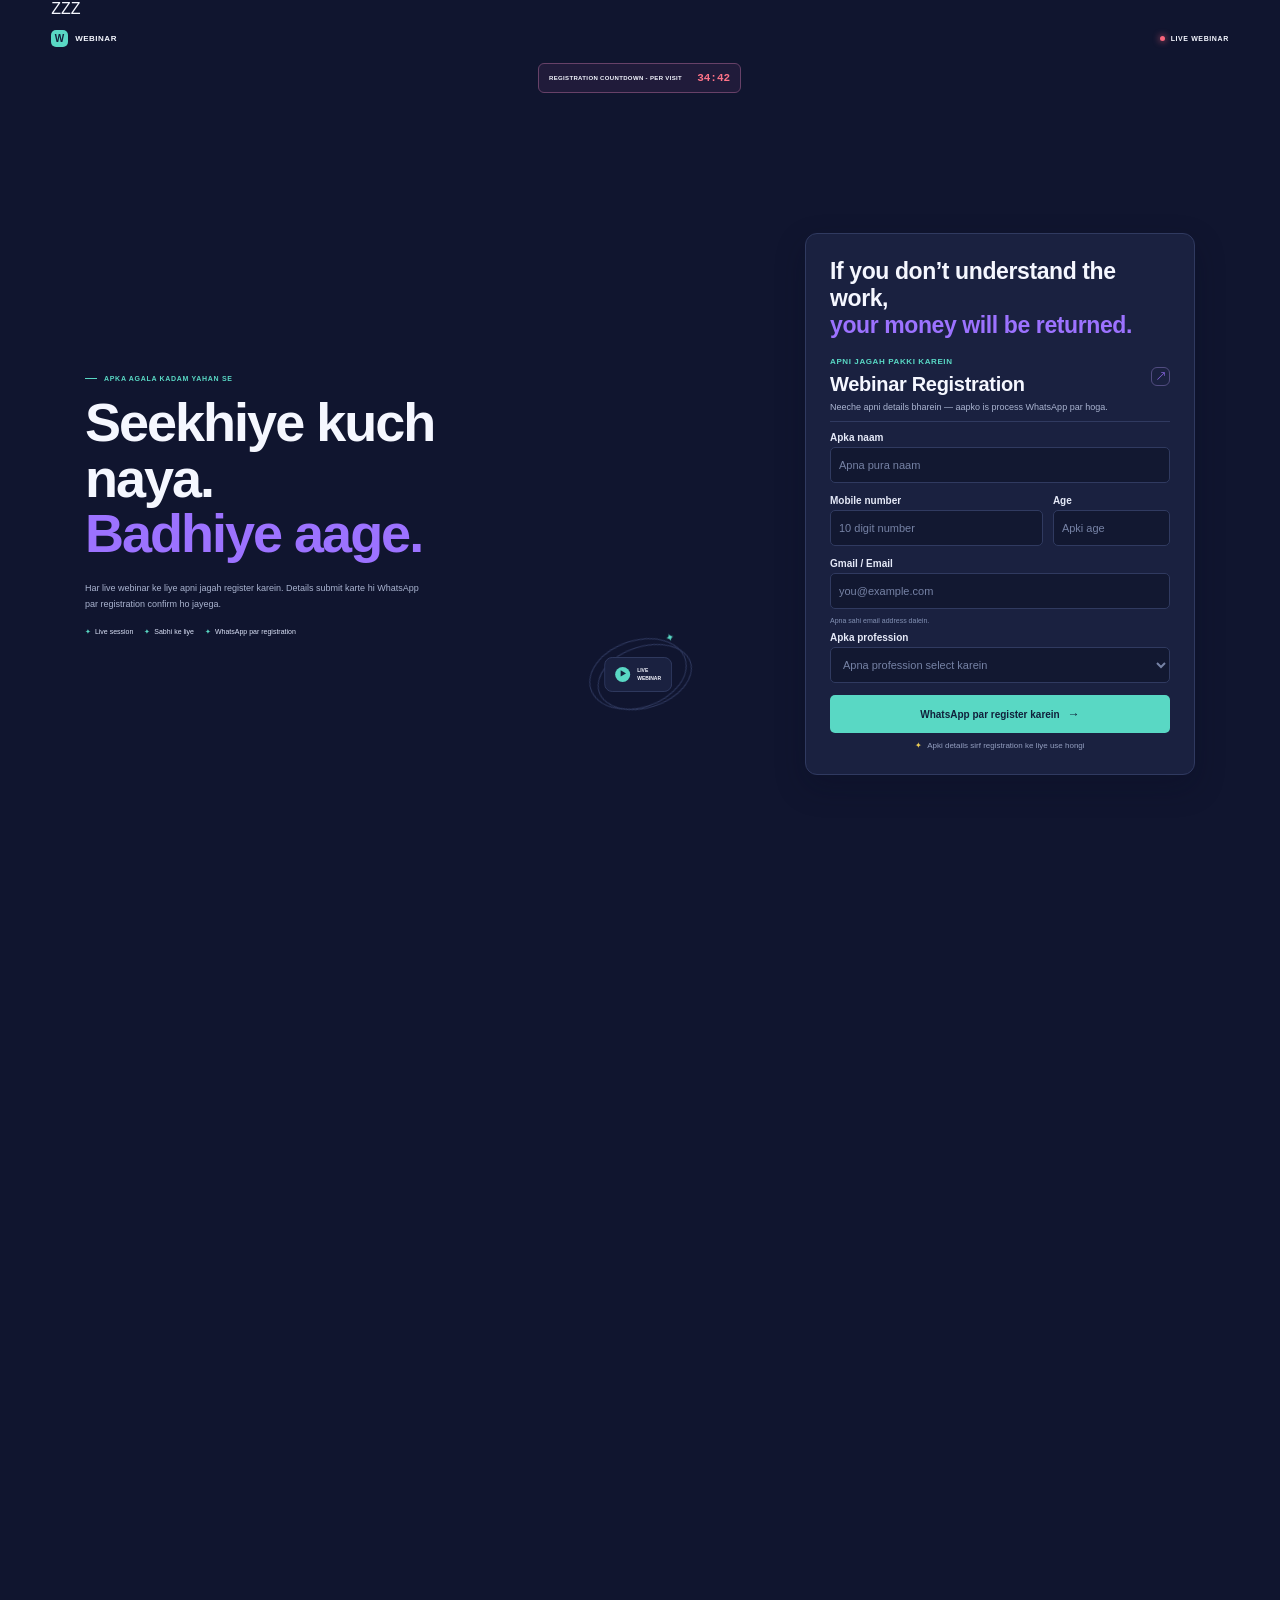
<file: index.html>
<!DOCTYPE html>
<html lang="hi">
<head>
  <meta charset="UTF-8" />ZZZ
  <meta name="viewport" content="width=device-width, initial-scale=1.0" />
  <meta name="theme-color" content="#10152f" />
  <title>Webinar Registration</title>
  <link rel="stylesheet" href="styles.css" />
  <!-- Meta Pixel Code -->
<script>
!function(f,b,e,v,n,t,s)
{if(f.fbq)return;n=f.fbq=function(){n.callMethod?
n.callMethod.apply(n,arguments):n.queue.push(arguments)};
if(!f._fbq)f._fbq=n;n.push=n;n.loaded=!0;n.version='2.0';
n.queue=[];t=b.createElement(e);t.async=!0;
t.src=v;s=b.getElementsByTagName(e)[0];
s.parentNode.insertBefore(t,s)}(window, document,'script',
'https://connect.facebook.net/en_US/fbevents.js');
fbq('init', '1854718639201518');
fbq('track', 'PageView');
</script>
<noscript><img height="1" width="1" style="display:none"
src="https://www.facebook.com/tr?id=1854718639201518&ev=PageView&noscript=1"
/></noscript>
<!-- End Meta Pixel Code -->
</head>
<body>
  <header class="topbar">
    <a class="brand" href="#home" aria-label="Webinar home"><span class="brand-mark">W</span><span>WEBINAR</span></a>
    <span class="live-label"><span class="live-dot"></span> LIVE WEBINAR</span>
  </header>

  <main id="home">
    <div class="countdown" aria-label="Registration countdown">
      <span>REGISTRATION COUNTDOWN - PER VISIT</span>
      <strong id="countdown">34:43</strong>
    </div>

    <section class="hero" aria-labelledby="hero-title">
      <div class="hero-copy">
        <p class="eyebrow"><span></span> APKA AGALA KADAM YAHAN SE</p>
        <h1 id="hero-title">Seekhiye kuch<br />naya.<br /><span>Badhiye aage.</span></h1>
        <p class="intro">Har live webinar ke liye apni jagah register karein. Details submit karte hi WhatsApp par registration confirm ho jayega.</p>
        <div class="benefits"><span>✦&nbsp; Live session</span><span>✦&nbsp; Sabhi ke liye</span><span>✦&nbsp; WhatsApp par registration</span></div>
        <div class="webinar-art" aria-hidden="true"><span class="sparkle">✦</span><div class="play-card"><span class="play">▶</span><span>LIVE<br />WEBINAR</span></div></div>
      </div>

      <section class="form-card" id="register" aria-labelledby="form-title">
        <p class="refund-promise registration-refund-promise">If you don’t understand the work,<br /><span>your money will be returned.</span></p>
        <div class="card-heading">
          <div><p class="card-kicker">APNI JAGAH PAKKI KAREIN</p><h2 id="form-title">Webinar Registration</h2></div>
          <span class="edit-icon" aria-hidden="true">↗</span>
        </div>
        <p class="form-subtitle">Neeche apni details bharein — aapko is process WhatsApp par hoga.</p>
        <form id="registrationForm">
          <label class="field"><span>Apka naam</span><input type="text" name="name" placeholder="Apna pura naam" autocomplete="name" required /></label>
          <div class="field-row">
            <label class="field"><span>Mobile number</span><input type="tel" name="phone" placeholder="10 digit number" autocomplete="tel" pattern="[0-9+() -]{10,}" required /></label>
            <label class="field"><span>Age</span><input type="number" name="age" placeholder="Apki age" min="13" max="100" required /></label>
          </div>
          <label class="field"><span>Gmail / Email</span><input type="email" name="email" placeholder="you@example.com" autocomplete="email" required /></label>
          <p class="field-hint">Apna sahi email address dalein.</p>
          <label class="field"><span>Apka profession</span><select name="profession" required><option value="" disabled selected>Apna profession select karein</option><option>Student</option><option>Working professional</option><option>Business owner</option><option>Freelancer</option><option>Other</option></select></label>
          <button class="submit-button" type="submit">WhatsApp par register karein <span aria-hidden="true">→</span></button>
          <p class="secure-note"><span aria-hidden="true">✦</span> Apki details sirf registration ke liye use hongi</p>
          <p class="success-message" id="successMessage" role="status" hidden>Shukriya! Aapka registration submit ho gaya.</p>
        </form>
      </section>
    </section>
    <section class="reviews-section" aria-labelledby="reviews-title">
      <p class="eyebrow journey-eyebrow"><span></span> COMMUNITY FEEDBACK</p>
      <h2 class="reviews-title" id="reviews-title">What Our <span>Students Say</span></h2>
      <p class="reviews-subtitle">Student feedback and learning experiences</p>
      <div class="reviews-carousel" aria-roledescription="carousel" aria-label="Student feedback">
        <div class="reviews-track" id="reviewsTrack">
          <article class="review-card">
            <p class="review-quote">The session helped me understand the topic more clearly.</p>
          </article>
          <article class="review-card">
            <p class="review-quote">I learned some useful things that I can apply in practice.</p>
          </article>
          <article class="review-card">
            <p class="review-quote">The concepts were explained in a simple way.</p>
          </article>
          <article class="review-card">
            <p class="review-quote">This gave me a better understanding of where to start.</p>
          </article>
          <article class="review-card">
            <p class="review-quote">The session was informative and easy to follow.</p>
          </article>
          <article class="review-card">
            <p class="review-quote">I got a clearer idea of the next steps to take.</p>
          </article>
          <article class="review-card">
            <p class="review-quote">The examples made the topic easier to understand.</p>
          </article>
          <article class="review-card">
            <p class="review-quote">I found the session useful for my learning journey.</p>
          </article>
          <article class="review-card">
            <p class="review-quote">The content was structured and easy to follow.</p>
          </article>
          <article class="review-card">
            <p class="review-quote">I now have a better understanding of the subject.</p>
          </article>
        </div>
      </div>
      <div class="reviews-controls">
        <button class="review-arrow" id="reviewsPrev" type="button" aria-label="Previous review">←</button>
        <div class="review-dots" id="reviewsDots" aria-label="Choose a review"></div>
        <button class="review-arrow" id="reviewsNext" type="button" aria-label="Next review">→</button>
      </div>
    </section>
  </main>

  <footer class="site-footer scroll-reveal" aria-label="Website footer">
    <div class="footer-wave" aria-hidden="true">
      <svg viewBox="0 0 1440 100" preserveAspectRatio="none"><path d="M0,38 C180,88 320,0 500,38 S820,82 1000,38 S1280,0 1440,38 L1440,100 L0,100 Z" fill="#6852b5" opacity=".48"/><path d="M0,52 C180,12 320,92 500,52 S820,12 1000,52 S1280,92 1440,52 L1440,100 L0,100 Z" fill="#342f79" opacity=".72"/><path d="M0,66 C180,30 320,96 500,66 S820,30 1000,66 S1280,96 1440,66 L1440,100 L0,100 Z" fill="#10152f"/></svg>
      <svg class="wave-two" viewBox="0 0 1440 100" preserveAspectRatio="none"><path d="M0,38 C180,88 320,0 500,38 S820,82 1000,38 S1280,0 1440,38 L1440,100 L0,100 Z" fill="#7c66d8" opacity=".45"/><path d="M0,52 C180,12 320,92 500,52 S820,12 1000,52 S1280,92 1440,52 L1440,100 L0,100 Z" fill="#352d80"/></svg>
      <svg class="wave-three" viewBox="0 0 1440 100" preserveAspectRatio="none"><path d="M0,38 C180,88 320,0 500,38 S820,82 1000,38 S1280,0 1440,38 L1440,100 L0,100 Z" fill="#59d8c4" opacity=".28"/></svg>
    </div>
    <div class="footer-inner">
      <div class="footer-about">
        <div class="footer-brand"><span class="footer-brand-mark">W</span><span>WEBINAR</span></div>
        <p class="footer-description">Learn step by step, ask questions, and make informed decisions. Please review the policies before registering.</p>
      </div>
      <div>
        <h2 class="footer-heading">Quick links</h2>
        <ul class="footer-links"><li><a href="index.html">Home</a></li><li><a href="video.html">Webinar details</a></li><li><a href="privacy-policy.html">Privacy Policy</a></li><li><a href="refund-policy.html">Refund Policy</a></li></ul>
      </div>
      <div>
        <h2 class="footer-heading">Connect</h2>
        <div class="footer-socials" aria-label="Social media links">
          <a class="footer-social" href="https://www.instagram.com/dev.bwr_?utm_source=ig_web_button_share_sheet&dlrf=ZDNlZDc0MzIxNw==" aria-label="Instagram" title="Instagram" target="_blank" rel="noopener noreferrer"><svg viewBox="0 0 24 24" aria-hidden="true"><path d="M7 2h10a5 5 0 0 1 5 5v10a5 5 0 0 1-5 5H7a5 5 0 0 1-5-5V7a5 5 0 0 1 5-5zm0 2.2A2.8 2.8 0 0 0 4.2 7v10A2.8 2.8 0 0 0 7 19.8h10a2.8 2.8 0 0 0 2.8-2.8V7A2.8 2.8 0 0 0 17 4.2H7zm5 2.3a5.5 5.5 0 1 1 0 11 5.5 5.5 0 0 1 0-11zm0 2.2a3.3 3.3 0 1 0 0 6.6 3.3 3.3 0 0 0 0-6.6zm5.8-3.2a1.3 1.3 0 1 1 0 2.6 1.3 1.3 0 0 1 0-2.6z"/></svg></a>
          <a class="footer-social" href="https://wa.me/918005564525" aria-label="WhatsApp" title="WhatsApp" target="_blank" rel="noopener noreferrer"><svg viewBox="0 0 24 24" aria-hidden="true"><path d="M20.5 3.5A11.8 11.8 0 0 0 2 17.7L.5 23.5l6-1.6A11.8 11.8 0 0 0 20.5 3.5zM12 21a9 9 0 0 1-4.6-1.3l-.3-.2-3.5.9.9-3.4-.2-.4A9 9 0 1 1 12 21zm5-6.7c-.3-.2-1.8-.9-2.1-1s-.5-.2-.7.2-.8 1-1 1.2-.4.2-.7.1a7.5 7.5 0 0 1-2.2-1.4 8.3 8.3 0 0 1-1.5-1.9c-.2-.3 0-.5.1-.7l.5-.5.3-.6c.1-.2 0-.4 0-.6l-1-2.2c-.2-.5-.5-.4-.7-.4h-.6c-.2 0-.6.1-.9.4s-1.2 1.2-1.2 2.8 1.2 3.2 1.4 3.4a11.5 11.5 0 0 0 4.4 3.9c.6.3 1.1.5 1.5.6.6.2 1.2.2 1.6.1.5-.1 1.8-.7 2-1.4s.3-1.3.2-1.4-.2-.3-.5-.4z"/></svg></a>
          <a class="footer-social" href="https://t.me/" aria-label="Telegram" title="Telegram" target="_blank" rel="noopener noreferrer"><svg viewBox="0 0 24 24" aria-hidden="true"><path d="M21.8 3.2 18.5 20c-.2 1.2-.9 1.5-1.9.9l-5.2-3.8-2.5 2.4c-.3.3-.5.5-1 .5l.4-5.3 9.7-8.8c.4-.4-.1-.6-.6-.2L5.4 13.3.3 11.7c-1.1-.4-1.1-1.1.2-1.6L20.4 2.5c.9-.3 1.7.2 1.4.7z"/></svg></a>
        </div>
        <p class="footer-description">Follow us on Instagram or message us on WhatsApp for help.</p>
      </div>
    </div>
    <div class="footer-bottom"><span>© <span class="footer-year">2026</span> Webinar. All rights reserved.</span><span>Read our <a href="privacy-policy.html">Privacy Policy</a> and <a href="refund-policy.html">Refund Policy</a>.</span></div>
  </footer>
  <script src="script.js"></script>
  <script src="scroll-reveal.js"></script>
</body>
</html>
</file>
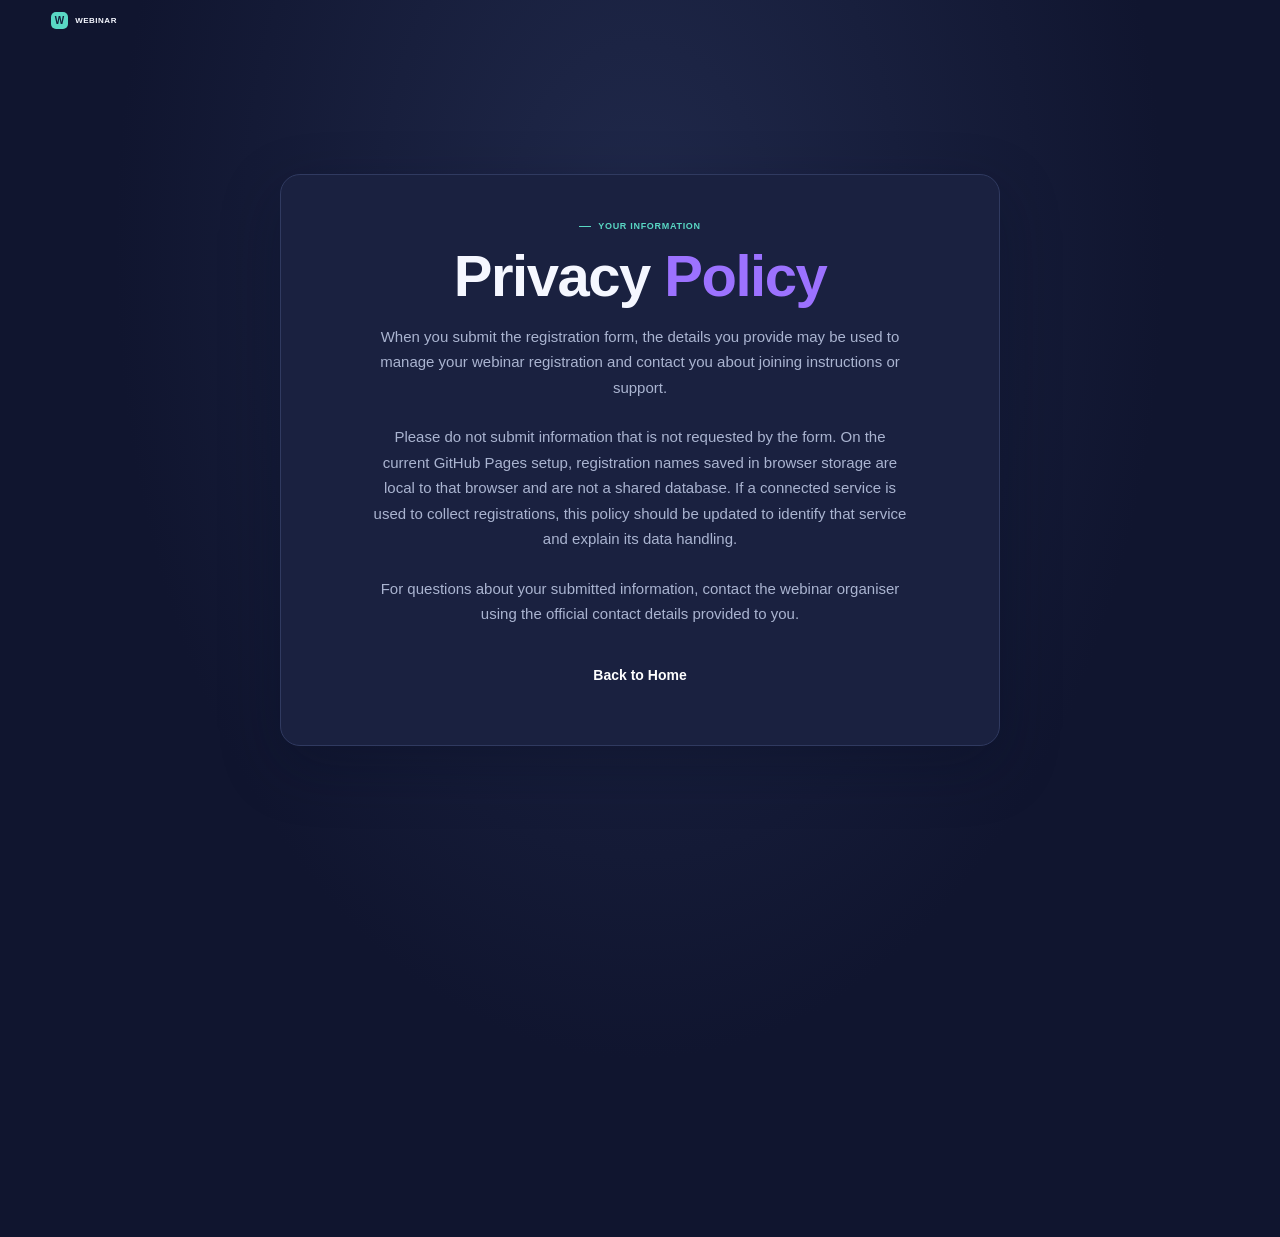
<file: 1privacy-policy.html>
<!DOCTYPE html><html lang="en"><head><meta charset="UTF-8"><meta name="viewport" content="width=device-width, initial-scale=1.0"><meta name="theme-color" content="#10152f"><title>Privacy Policy</title><link rel="stylesheet" href="styles.css"></head><body class="journey-page"><header class="topbar"><a class="brand" href="index.html"><span class="brand-mark">W</span><span>WEBINAR</span></a></header><main class="journey-main"><section class="journey-card"><p class="eyebrow journey-eyebrow"><span></span> YOUR INFORMATION</p><h1 class="journey-title">Privacy <span>Policy</span></h1><p class="journey-intro">When you submit the registration form, the details you provide may be used to manage your webinar registration and contact you about joining instructions or support.</p><p class="journey-intro">Please do not submit information that is not requested by the form. On the current GitHub Pages setup, registration names saved in browser storage are local to that browser and are not a shared database. If a connected service is used to collect registrations, this policy should be updated to identify that service and explain its data handling.</p><p class="journey-intro">For questions about your submitted information, contact the webinar organiser using the official contact details provided to you.</p><a class="glow-button" href="index.html">Back to Home</a></section></main>
  <footer class="site-footer scroll-reveal" aria-label="Website footer">
    <div class="footer-wave" aria-hidden="true">
      <svg viewBox="0 0 1440 100" preserveAspectRatio="none"><path d="M0,38 C180,88 320,0 500,38 S820,82 1000,38 S1280,0 1440,38 L1440,100 L0,100 Z" fill="#6852b5" opacity=".48"/><path d="M0,52 C180,12 320,92 500,52 S820,12 1000,52 S1280,92 1440,52 L1440,100 L0,100 Z" fill="#342f79" opacity=".72"/><path d="M0,66 C180,30 320,96 500,66 S820,30 1000,66 S1280,96 1440,66 L1440,100 L0,100 Z" fill="#10152f"/></svg>
      <svg class="wave-two" viewBox="0 0 1440 100" preserveAspectRatio="none"><path d="M0,38 C180,88 320,0 500,38 S820,82 1000,38 S1280,0 1440,38 L1440,100 L0,100 Z" fill="#7c66d8" opacity=".45"/><path d="M0,52 C180,12 320,92 500,52 S820,12 1000,52 S1280,92 1440,52 L1440,100 L0,100 Z" fill="#352d80"/></svg>
      <svg class="wave-three" viewBox="0 0 1440 100" preserveAspectRatio="none"><path d="M0,38 C180,88 320,0 500,38 S820,82 1000,38 S1280,0 1440,38 L1440,100 L0,100 Z" fill="#59d8c4" opacity=".28"/></svg>
    </div>
    <div class="footer-inner">
      <div class="footer-about">
        <div class="footer-brand"><span class="footer-brand-mark">W</span><span>WEBINAR</span></div>
        <p class="footer-description">Learn step by step, ask questions, and make informed decisions. Please review the policies before registering.</p>
      </div>
      <div>
        <h2 class="footer-heading">Quick links</h2>
        <ul class="footer-links"><li><a href="index.html">Home</a></li><li><a href="video.html">Webinar details</a></li><li><a href="privacy-policy.html">Privacy Policy</a></li><li><a href="refund-policy.html">Refund Policy</a></li></ul>
      </div>
      <div>
        <h2 class="footer-heading">Connect</h2>
        <div class="footer-socials" aria-label="Social media links">
          <a class="footer-social" href="https://www.instagram.com/dev.bwr_?utm_source=ig_web_button_share_sheet&dlrf=ZDNlZDc0MzIxNw==" aria-label="Instagram" title="Instagram" target="_blank" rel="noopener noreferrer"><svg viewBox="0 0 24 24" aria-hidden="true"><path d="M7 2h10a5 5 0 0 1 5 5v10a5 5 0 0 1-5 5H7a5 5 0 0 1-5-5V7a5 5 0 0 1 5-5zm0 2.2A2.8 2.8 0 0 0 4.2 7v10A2.8 2.8 0 0 0 7 19.8h10a2.8 2.8 0 0 0 2.8-2.8V7A2.8 2.8 0 0 0 17 4.2H7zm5 2.3a5.5 5.5 0 1 1 0 11 5.5 5.5 0 0 1 0-11zm0 2.2a3.3 3.3 0 1 0 0 6.6 3.3 3.3 0 0 0 0-6.6zm5.8-3.2a1.3 1.3 0 1 1 0 2.6 1.3 1.3 0 0 1 0-2.6z"/></svg></a>
          <a class="footer-social" href="https://wa.me/918005564525" aria-label="WhatsApp" title="WhatsApp" target="_blank" rel="noopener noreferrer"><svg viewBox="0 0 24 24" aria-hidden="true"><path d="M20.5 3.5A11.8 11.8 0 0 0 2 17.7L.5 23.5l6-1.6A11.8 11.8 0 0 0 20.5 3.5zM12 21a9 9 0 0 1-4.6-1.3l-.3-.2-3.5.9.9-3.4-.2-.4A9 9 0 1 1 12 21zm5-6.7c-.3-.2-1.8-.9-2.1-1s-.5-.2-.7.2-.8 1-1 1.2-.4.2-.7.1a7.5 7.5 0 0 1-2.2-1.4 8.3 8.3 0 0 1-1.5-1.9c-.2-.3 0-.5.1-.7l.5-.5.3-.6c.1-.2 0-.4 0-.6l-1-2.2c-.2-.5-.5-.4-.7-.4h-.6c-.2 0-.6.1-.9.4s-1.2 1.2-1.2 2.8 1.2 3.2 1.4 3.4a11.5 11.5 0 0 0 4.4 3.9c.6.3 1.1.5 1.5.6.6.2 1.2.2 1.6.1.5-.1 1.8-.7 2-1.4s.3-1.3.2-1.4-.2-.3-.5-.4z"/></svg></a>
          <a class="footer-social" href="https://t.me/" aria-label="Telegram" title="Telegram" target="_blank" rel="noopener noreferrer"><svg viewBox="0 0 24 24" aria-hidden="true"><path d="M21.8 3.2 18.5 20c-.2 1.2-.9 1.5-1.9.9l-5.2-3.8-2.5 2.4c-.3.3-.5.5-1 .5l.4-5.3 9.7-8.8c.4-.4-.1-.6-.6-.2L5.4 13.3.3 11.7c-1.1-.4-1.1-1.1.2-1.6L20.4 2.5c.9-.3 1.7.2 1.4.7z"/></svg></a>
        </div>
        <p class="footer-description">Follow us on Instagram or message us on WhatsApp for help.</p>
      </div>
    </div>
    <div class="footer-bottom"><span>© <span class="footer-year">2026</span> Webinar. All rights reserved.</span><span>Read our <a href="privacy-policy.html">Privacy Policy</a> and <a href="refund-policy.html">Refund Policy</a>.</span></div>
  </footer>
<script src="scroll-reveal.js"></script></body></html>
</file>
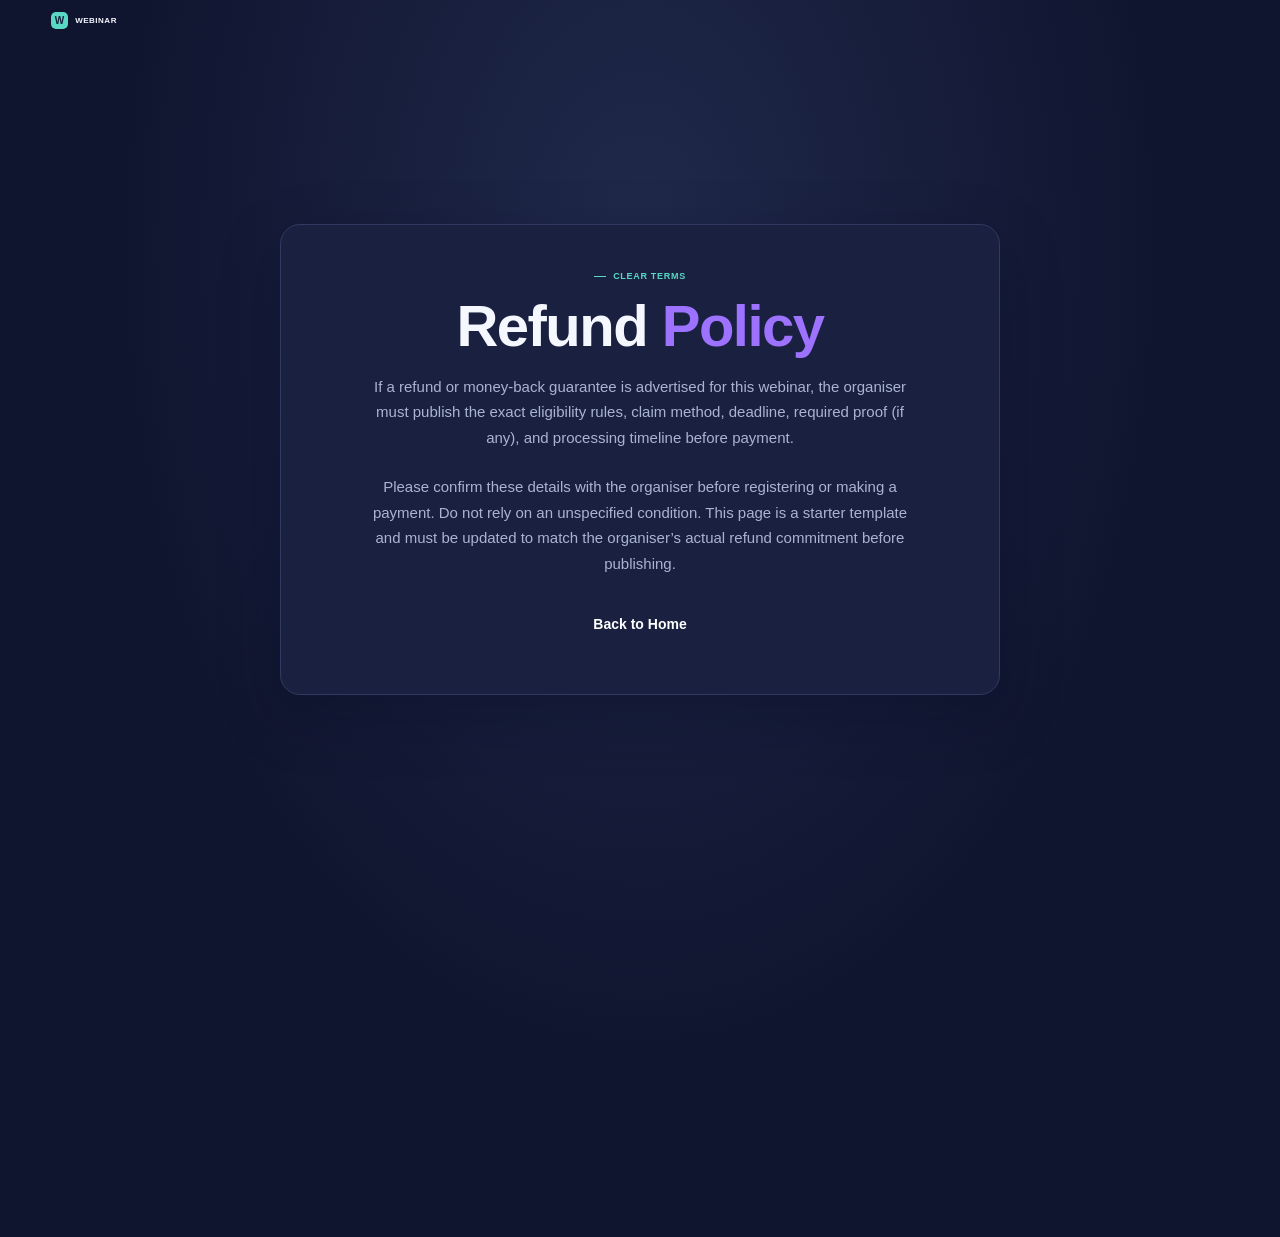
<file: 1refund-policy.html>
<!DOCTYPE html><html lang="en"><head><meta charset="UTF-8"><meta name="viewport" content="width=device-width, initial-scale=1.0"><meta name="theme-color" content="#10152f"><title>Refund Policy</title><link rel="stylesheet" href="styles.css"></head><body class="journey-page"><header class="topbar"><a class="brand" href="index.html"><span class="brand-mark">W</span><span>WEBINAR</span></a></header><main class="journey-main"><section class="journey-card"><p class="eyebrow journey-eyebrow"><span></span> CLEAR TERMS</p><h1 class="journey-title">Refund <span>Policy</span></h1><p class="journey-intro">If a refund or money-back guarantee is advertised for this webinar, the organiser must publish the exact eligibility rules, claim method, deadline, required proof (if any), and processing timeline before payment.</p><p class="journey-intro">Please confirm these details with the organiser before registering or making a payment. Do not rely on an unspecified condition. This page is a starter template and must be updated to match the organiser’s actual refund commitment before publishing.</p><a class="glow-button" href="index.html">Back to Home</a></section></main>
  <footer class="site-footer scroll-reveal" aria-label="Website footer">
    <div class="footer-wave" aria-hidden="true">
      <svg viewBox="0 0 1440 100" preserveAspectRatio="none"><path d="M0,38 C180,88 320,0 500,38 S820,82 1000,38 S1280,0 1440,38 L1440,100 L0,100 Z" fill="#6852b5" opacity=".48"/><path d="M0,52 C180,12 320,92 500,52 S820,12 1000,52 S1280,92 1440,52 L1440,100 L0,100 Z" fill="#342f79" opacity=".72"/><path d="M0,66 C180,30 320,96 500,66 S820,30 1000,66 S1280,96 1440,66 L1440,100 L0,100 Z" fill="#10152f"/></svg>
      <svg class="wave-two" viewBox="0 0 1440 100" preserveAspectRatio="none"><path d="M0,38 C180,88 320,0 500,38 S820,82 1000,38 S1280,0 1440,38 L1440,100 L0,100 Z" fill="#7c66d8" opacity=".45"/><path d="M0,52 C180,12 320,92 500,52 S820,12 1000,52 S1280,92 1440,52 L1440,100 L0,100 Z" fill="#352d80"/></svg>
      <svg class="wave-three" viewBox="0 0 1440 100" preserveAspectRatio="none"><path d="M0,38 C180,88 320,0 500,38 S820,82 1000,38 S1280,0 1440,38 L1440,100 L0,100 Z" fill="#59d8c4" opacity=".28"/></svg>
    </div>
    <div class="footer-inner">
      <div class="footer-about">
        <div class="footer-brand"><span class="footer-brand-mark">W</span><span>WEBINAR</span></div>
        <p class="footer-description">Learn step by step, ask questions, and make informed decisions. Please review the policies before registering.</p>
      </div>
      <div>
        <h2 class="footer-heading">Quick links</h2>
        <ul class="footer-links"><li><a href="index.html">Home</a></li><li><a href="video.html">Webinar details</a></li><li><a href="privacy-policy.html">Privacy Policy</a></li><li><a href="refund-policy.html">Refund Policy</a></li></ul>
      </div>
      <div>
        <h2 class="footer-heading">Connect</h2>
        <div class="footer-socials" aria-label="Social media links">
          <a class="footer-social" href="https://www.instagram.com/dev.bwr_?utm_source=ig_web_button_share_sheet&dlrf=ZDNlZDc0MzIxNw==" aria-label="Instagram" title="Instagram" target="_blank" rel="noopener noreferrer"><svg viewBox="0 0 24 24" aria-hidden="true"><path d="M7 2h10a5 5 0 0 1 5 5v10a5 5 0 0 1-5 5H7a5 5 0 0 1-5-5V7a5 5 0 0 1 5-5zm0 2.2A2.8 2.8 0 0 0 4.2 7v10A2.8 2.8 0 0 0 7 19.8h10a2.8 2.8 0 0 0 2.8-2.8V7A2.8 2.8 0 0 0 17 4.2H7zm5 2.3a5.5 5.5 0 1 1 0 11 5.5 5.5 0 0 1 0-11zm0 2.2a3.3 3.3 0 1 0 0 6.6 3.3 3.3 0 0 0 0-6.6zm5.8-3.2a1.3 1.3 0 1 1 0 2.6 1.3 1.3 0 0 1 0-2.6z"/></svg></a>
          <a class="footer-social" href="https://wa.me/918005564525" aria-label="WhatsApp" title="WhatsApp" target="_blank" rel="noopener noreferrer"><svg viewBox="0 0 24 24" aria-hidden="true"><path d="M20.5 3.5A11.8 11.8 0 0 0 2 17.7L.5 23.5l6-1.6A11.8 11.8 0 0 0 20.5 3.5zM12 21a9 9 0 0 1-4.6-1.3l-.3-.2-3.5.9.9-3.4-.2-.4A9 9 0 1 1 12 21zm5-6.7c-.3-.2-1.8-.9-2.1-1s-.5-.2-.7.2-.8 1-1 1.2-.4.2-.7.1a7.5 7.5 0 0 1-2.2-1.4 8.3 8.3 0 0 1-1.5-1.9c-.2-.3 0-.5.1-.7l.5-.5.3-.6c.1-.2 0-.4 0-.6l-1-2.2c-.2-.5-.5-.4-.7-.4h-.6c-.2 0-.6.1-.9.4s-1.2 1.2-1.2 2.8 1.2 3.2 1.4 3.4a11.5 11.5 0 0 0 4.4 3.9c.6.3 1.1.5 1.5.6.6.2 1.2.2 1.6.1.5-.1 1.8-.7 2-1.4s.3-1.3.2-1.4-.2-.3-.5-.4z"/></svg></a>
          <a class="footer-social" href="https://t.me/" aria-label="Telegram" title="Telegram" target="_blank" rel="noopener noreferrer"><svg viewBox="0 0 24 24" aria-hidden="true"><path d="M21.8 3.2 18.5 20c-.2 1.2-.9 1.5-1.9.9l-5.2-3.8-2.5 2.4c-.3.3-.5.5-1 .5l.4-5.3 9.7-8.8c.4-.4-.1-.6-.6-.2L5.4 13.3.3 11.7c-1.1-.4-1.1-1.1.2-1.6L20.4 2.5c.9-.3 1.7.2 1.4.7z"/></svg></a>
        </div>
        <p class="footer-description">Follow us on Instagram or message us on WhatsApp for help.</p>
      </div>
    </div>
    <div class="footer-bottom"><span>© <span class="footer-year">2026</span> Webinar. All rights reserved.</span><span>Read our <a href="privacy-policy.html">Privacy Policy</a> and <a href="refund-policy.html">Refund Policy</a>.</span></div>
  </footer>
<script src="scroll-reveal.js"></script></body></html>
</file>
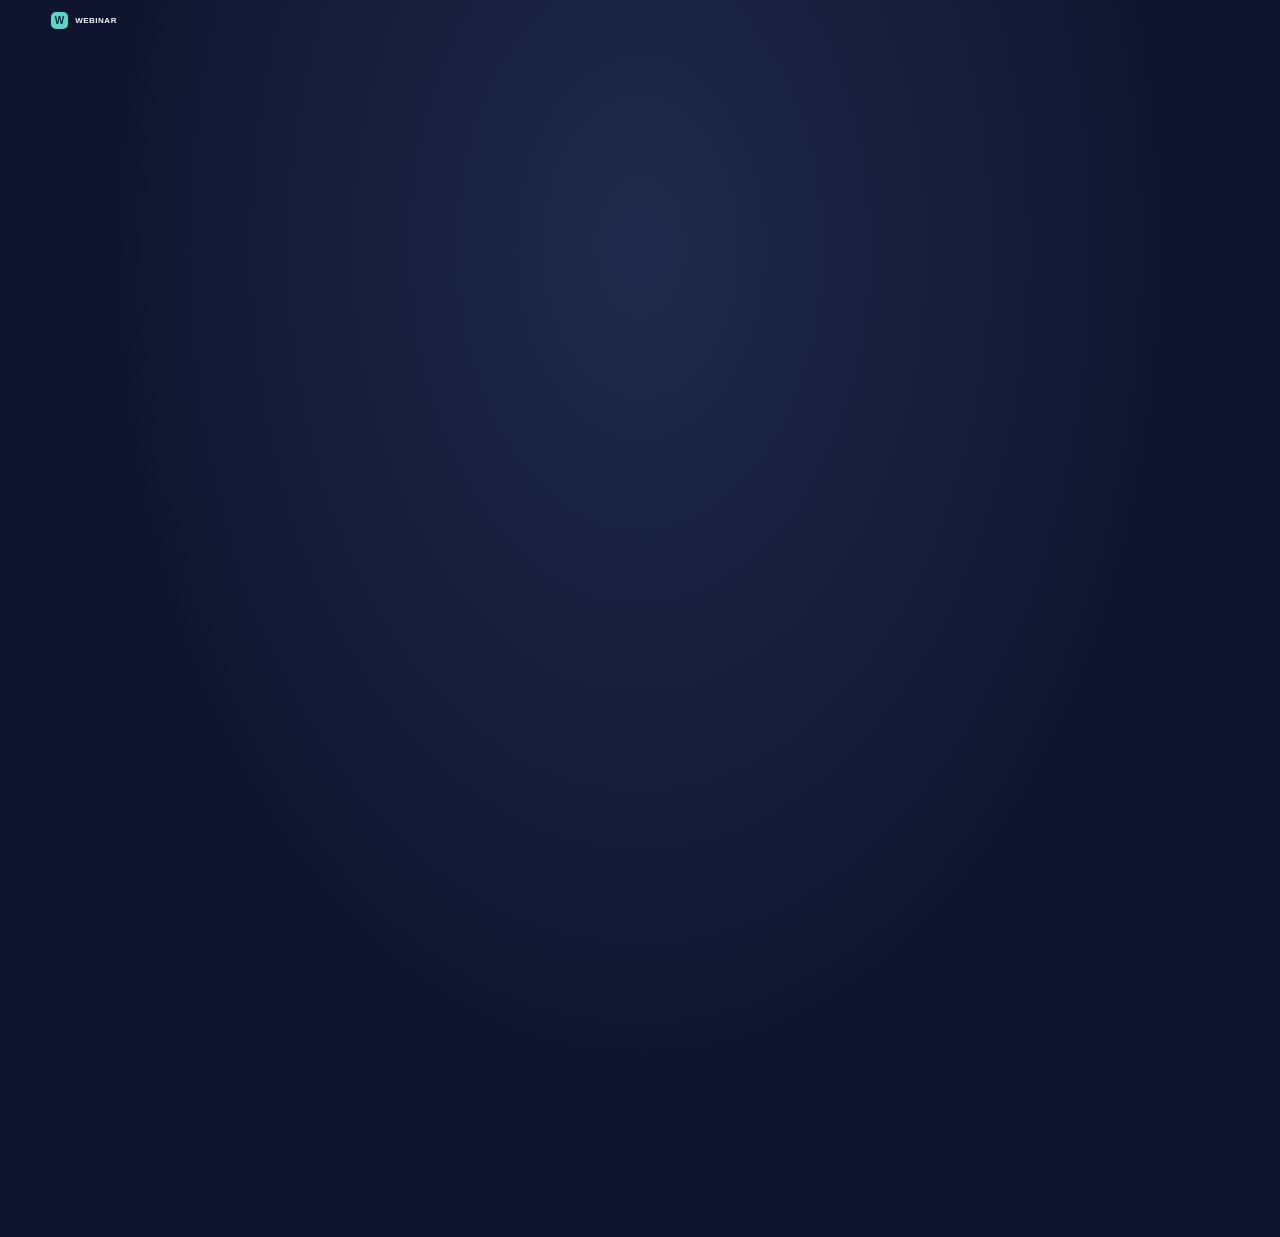
<file: feedback.html>
<!DOCTYPE html>
<html lang="en">
<head>
  <meta charset="UTF-8" />
  <meta name="viewport" content="width=device-width, initial-scale=1.0" />
  <meta name="theme-color" content="#10152f" />
  <title>Thank You</title>
  <link rel="stylesheet" href="styles.css" />
</head>
<body class="journey-page">
  <header class="topbar">
    <a class="brand" href="index.html" aria-label="Webinar home"><span class="brand-mark">W</span><span>WEBINAR</span></a>
  </header>
  <main class="journey-main">
    <section class="journey-card feedback-card" aria-labelledby="feedback-title">
      <div class="feedback-mark" aria-hidden="true">✓</div>
      <p class="eyebrow journey-eyebrow"><span></span> YOUR FEEDBACK MATTERS</p>
      <h1 id="feedback-title" class="journey-title">Thank you for<br /><span>your feedback.</span></h1>
      <p class="journey-intro">Thanks for letting us know. You can go back whenever you’re ready.</p>
      <a class="glow-button back-button" href="video.html">Go Back</a>
      <button class="glow-button ask-button" id="askButton" type="button">I want to ask something</button>
    </section>
  </main>

  <footer class="site-footer scroll-reveal" aria-label="Website footer">
    <div class="footer-wave" aria-hidden="true">
      <svg viewBox="0 0 1440 100" preserveAspectRatio="none"><path d="M0,38 C180,88 320,0 500,38 S820,82 1000,38 S1280,0 1440,38 L1440,100 L0,100 Z" fill="#6852b5" opacity=".48"/><path d="M0,52 C180,12 320,92 500,52 S820,12 1000,52 S1280,92 1440,52 L1440,100 L0,100 Z" fill="#342f79" opacity=".72"/><path d="M0,66 C180,30 320,96 500,66 S820,30 1000,66 S1280,96 1440,66 L1440,100 L0,100 Z" fill="#10152f"/></svg>
      <svg class="wave-two" viewBox="0 0 1440 100" preserveAspectRatio="none"><path d="M0,38 C180,88 320,0 500,38 S820,82 1000,38 S1280,0 1440,38 L1440,100 L0,100 Z" fill="#7c66d8" opacity=".45"/><path d="M0,52 C180,12 320,92 500,52 S820,12 1000,52 S1280,92 1440,52 L1440,100 L0,100 Z" fill="#352d80"/></svg>
      <svg class="wave-three" viewBox="0 0 1440 100" preserveAspectRatio="none"><path d="M0,38 C180,88 320,0 500,38 S820,82 1000,38 S1280,0 1440,38 L1440,100 L0,100 Z" fill="#59d8c4" opacity=".28"/></svg>
    </div>
    <div class="footer-inner">
      <div class="footer-about">
        <div class="footer-brand"><span class="footer-brand-mark">W</span><span>WEBINAR</span></div>
        <p class="footer-description">Learn step by step, ask questions, and make informed decisions. Please review the policies before registering.</p>
      </div>
      <div>
        <h2 class="footer-heading">Quick links</h2>
        <ul class="footer-links"><li><a href="index.html">Home</a></li><li><a href="video.html">Webinar details</a></li><li><a href="privacy-policy.html">Privacy Policy</a></li><li><a href="refund-policy.html">Refund Policy</a></li></ul>
      </div>
      <div>
        <h2 class="footer-heading">Connect</h2>
        <div class="footer-socials" aria-label="Social media links">
          <a class="footer-social" href="https://www.instagram.com/dev.bwr_?utm_source=ig_web_button_share_sheet&dlrf=ZDNlZDc0MzIxNw==" aria-label="Instagram" title="Instagram" target="_blank" rel="noopener noreferrer"><svg viewBox="0 0 24 24" aria-hidden="true"><path d="M7 2h10a5 5 0 0 1 5 5v10a5 5 0 0 1-5 5H7a5 5 0 0 1-5-5V7a5 5 0 0 1 5-5zm0 2.2A2.8 2.8 0 0 0 4.2 7v10A2.8 2.8 0 0 0 7 19.8h10a2.8 2.8 0 0 0 2.8-2.8V7A2.8 2.8 0 0 0 17 4.2H7zm5 2.3a5.5 5.5 0 1 1 0 11 5.5 5.5 0 0 1 0-11zm0 2.2a3.3 3.3 0 1 0 0 6.6 3.3 3.3 0 0 0 0-6.6zm5.8-3.2a1.3 1.3 0 1 1 0 2.6 1.3 1.3 0 0 1 0-2.6z"/></svg></a>
          <a class="footer-social" href="https://wa.me/918005564525" aria-label="WhatsApp" title="WhatsApp" target="_blank" rel="noopener noreferrer"><svg viewBox="0 0 24 24" aria-hidden="true"><path d="M20.5 3.5A11.8 11.8 0 0 0 2 17.7L.5 23.5l6-1.6A11.8 11.8 0 0 0 20.5 3.5zM12 21a9 9 0 0 1-4.6-1.3l-.3-.2-3.5.9.9-3.4-.2-.4A9 9 0 1 1 12 21zm5-6.7c-.3-.2-1.8-.9-2.1-1s-.5-.2-.7.2-.8 1-1 1.2-.4.2-.7.1a7.5 7.5 0 0 1-2.2-1.4 8.3 8.3 0 0 1-1.5-1.9c-.2-.3 0-.5.1-.7l.5-.5.3-.6c.1-.2 0-.4 0-.6l-1-2.2c-.2-.5-.5-.4-.7-.4h-.6c-.2 0-.6.1-.9.4s-1.2 1.2-1.2 2.8 1.2 3.2 1.4 3.4a11.5 11.5 0 0 0 4.4 3.9c.6.3 1.1.5 1.5.6.6.2 1.2.2 1.6.1.5-.1 1.8-.7 2-1.4s.3-1.3.2-1.4-.2-.3-.5-.4z"/></svg></a>
          <a class="footer-social" href="https://t.me/" aria-label="Telegram" title="Telegram" target="_blank" rel="noopener noreferrer"><svg viewBox="0 0 24 24" aria-hidden="true"><path d="M21.8 3.2 18.5 20c-.2 1.2-.9 1.5-1.9.9l-5.2-3.8-2.5 2.4c-.3.3-.5.5-1 .5l.4-5.3 9.7-8.8c.4-.4-.1-.6-.6-.2L5.4 13.3.3 11.7c-1.1-.4-1.1-1.1.2-1.6L20.4 2.5c.9-.3 1.7.2 1.4.7z"/></svg></a>
        </div>
        <p class="footer-description">Follow us on Instagram or message us on WhatsApp for help.</p>
      </div>
    </div>
    <div class="footer-bottom"><span>© <span class="footer-year">2026</span> Webinar. All rights reserved.</span><span>Read our <a href="privacy-policy.html">Privacy Policy</a> and <a href="refund-policy.html">Refund Policy</a>.</span></div>
  </footer>
  <script src="feedback.js"></script>
  <script src="scroll-reveal.js"></script>
</body>
</html>
</file>
<file: styles.css>
:root {
  color-scheme: dark;
  --bg: #10152f;
  --panel: #1a2140;
  --muted: #aab4d0;
  --accent: #59d8c4;
  --white: #f5f7ff;
  --purple: #9c72ff;
}

* { box-sizing: border-box; }
html { scroll-behavior: smooth; }
body {
  margin: 0;
  min-height: 100vh;
  padding: 0 4%;
  color: var(--white);
  background: var(--bg);
  font-family: Arial, Helvetica, sans-serif;
}
.topbar { height: 40px; display: flex; align-items: center; justify-content: space-between; }
.brand { display: inline-flex; align-items: center; gap: 7px; color: var(--white); text-decoration: none; font-size: 8px; font-weight: 700; letter-spacing: .5px; }
.brand-mark { display: grid; place-items: center; width: 17px; height: 17px; color: #12203a; background: var(--accent); border-radius: 5px; font-size: 10px; }
.live-label { display: flex; align-items: center; gap: 6px; font-size: 7px; font-weight: 700; letter-spacing: .6px; }
.live-dot { width: 5px; height: 5px; background: #fa657c; border-radius: 50%; box-shadow: 0 0 7px #fa657c; }
.countdown { display: flex; align-items: center; justify-content: center; gap: 15px; width: fit-content; margin: 5px auto 0; padding: 8px 10px; border: 1px solid #674168; border-radius: 6px; background: #201b3a; }
.countdown span { font-size: 6px; font-weight: 700; letter-spacing: .35px; }
.countdown strong { color: #ff7388; font: 700 11px monospace; }
.hero { display: grid; grid-template-columns: minmax(0, 1fr) 230px; align-items: center; gap: 8%; max-width: 1110px; min-height: calc(100vh - 88px); margin: 0 auto; padding: 25px 0 15px; }
.hero-copy { position: relative; align-self: center; padding-top: 4px; }
.eyebrow { display: flex; align-items: center; gap: 7px; margin: 0 0 13px; color: var(--accent); font-size: 7px; font-weight: 700; letter-spacing: .7px; }
.eyebrow span { display: inline-block; width: 12px; height: 1px; background: var(--accent); }
h1, h2 { font-family: Arial, Helvetica, sans-serif; }
h1 { margin: 0; font-size: clamp(38px, 5.5vw, 54px); line-height: 1.03; letter-spacing: -2px; }
h1 span { color: var(--purple); }
.intro { max-width: 340px; margin: 18px 0 16px; color: var(--muted); font-size: 9px; line-height: 1.8; }
.benefits { display: flex; flex-wrap: wrap; gap: 11px; color: #dbe2f8; font-size: 7px; }
.benefits span::first-letter { color: var(--accent); }
.webinar-art { position: absolute; right: 1%; bottom: -72px; width: 100px; height: 68px; display: grid; place-items: center; border: 1px solid #303a60; border-radius: 50%; transform: rotate(-18deg); }
.webinar-art::before { position: absolute; inset: 7px -5px -3px 6px; content: ""; border: 1px solid #303a60; border-radius: 50%; }
.sparkle { position: absolute; right: 3px; top: 2px; color: var(--accent); font-size: 11px; }
.play-card { display: flex; align-items: center; gap: 7px; padding: 9px 10px; background: #1a2140; border: 1px solid #303a60; border-radius: 8px; transform: rotate(18deg); font-size: 5px; font-weight: 700; line-height: 1.5; }
.play { display: grid; place-items: center; width: 15px; height: 15px; color: #14213b; background: var(--accent); border-radius: 50%; font-size: 7px; }
.form-card { width: 100%; padding: 17px; background: var(--panel); border: 1px solid #303a60; border-radius: 12px; box-shadow: 0 12px 30px #080d2140; }
.card-heading { display: flex; align-items: center; justify-content: space-between; }
.card-kicker { margin: 0 0 7px; color: var(--accent); font-size: 6px; font-weight: 700; letter-spacing: .6px; }
h2 { margin: 0; font-size: 14px; letter-spacing: -.3px; }
.edit-icon { display: grid; place-items: center; width: 19px; height: 19px; color: var(--purple); border: 1px solid #514c80; border-radius: 6px; font-size: 10px; }
.form-subtitle { margin: 6px 0 10px; padding-bottom: 9px; color: var(--muted); border-bottom: 1px solid #303a60; font-size: 6px; }
.field { display: block; margin-bottom: 8px; }
.field > span { display: block; margin-bottom: 4px; color: #e5e9f7; font-size: 7px; font-weight: 700; }
.field input, .field select { width: 100%; height: 23px; padding: 0 8px; color: var(--white); background: #121831; border: 1px solid #303a60; border-radius: 5px; outline: none; font: 7px Arial, sans-serif; }
.field input::placeholder, .field select:invalid { color: #7682a5; }
.field input:focus, .field select:focus { border-color: var(--accent); box-shadow: 0 0 0 2px #59d8c41a; }
.field select option { background: var(--panel); }
.field-row { display: grid; grid-template-columns: 1fr .55fr; gap: 10px; }
.field-hint { margin: -4px 0 8px; color: #8290b3; font-size: 5px; }
.submit-button { display: flex; align-items: center; justify-content: center; gap: 8px; width: 100%; height: 25px; padding: 0 10px; color: #10203b; background: var(--accent); border: 0; border-radius: 5px; font: 700 7px Arial, sans-serif; cursor: pointer; transition: background .2s, transform .2s; }
.submit-button:hover { background: #79ead7; transform: translateY(-1px); }
.submit-button span { font-size: 12px; }
.secure-note { margin: 8px 0 0; color: #929dbe; text-align: center; font-size: 6px; }
.secure-note span { color: #f0cf55; margin-right: 3px; }
.success-message { margin: 8px 0 0; padding: 8px; color: var(--accent); background: #59d8c412; border-radius: 5px; text-align: center; font-size: 9px; }

.journey-page { min-height: 100vh; background: radial-gradient(ellipse at 50% 20%, #20294b 0, var(--bg) 58%); }
.journey-main { display: grid; place-items: center; min-height: calc(100vh - 40px); padding: 36px 0 56px; }
.journey-card { width: min(100%, 720px); padding: clamp(22px, 5vw, 46px); text-align: center; background: #1a2140; border: 1px solid #303a60; border-radius: 20px; box-shadow: 0 20px 60px #080d214d; }
.journey-eyebrow { justify-content: center; margin-bottom: 14px; font-size: 9px; }
.refund-promise { margin: 0 auto 24px; color: var(--white); font-size: clamp(24px, 4.6vw, 38px); font-weight: 800; line-height: 1.12; letter-spacing: -1px; }
.refund-promise span { color: var(--purple); }
.registration-refund-promise { margin: 0 0 18px; font-size: clamp(17px, 2vw, 23px); line-height: 1.18; letter-spacing: -.4px; }
.journey-title { font-size: clamp(34px, 7vw, 58px); line-height: 1.08; letter-spacing: -1.5px; }
.journey-title span { color: var(--purple); }
.journey-intro { max-width: 540px; margin: 16px auto 24px; color: var(--muted); font-size: 15px; line-height: 1.7; }
.video-prompt { margin: 0 0 9px; color: #ff5368; text-align: center; font-size: 12px; font-weight: 800; letter-spacing: 1.2px; text-shadow: 0 0 7px #ff304d, 0 0 15px #ff304d99; }
.video-prompt span { display: block; margin-bottom: 2px; font-size: 22px; line-height: 1; animation: prompt-bounce 1s ease-in-out infinite; }
@keyframes prompt-bounce { 50% { transform: translateY(4px); } }
.video-frame { overflow: hidden; width: 100%; padding: 10px; background: #10152f; border: 1px solid var(--accent); border-radius: 13px; box-shadow: 0 0 18px #59d8c455; }
.video-player { position: relative; overflow: hidden; width: 100%; aspect-ratio: 16 / 9; background: #080d1d; border-radius: 8px; }
.video-thumbnail { display: block; width: 100%; height: 100%; object-fit: cover; }
.video-thumbnail[hidden] { display: none; }
.video-player iframe { position: absolute; inset: 0; display: block; width: 100%; height: 100%; background: #080d1d; border: 0; }
.video-player iframe[hidden] { display: none; }
.video-note { margin: 9px 0 0; color: #8290b3; font-size: 11px; }
.journey-actions { display: grid; grid-template-columns: 1fr 1fr; gap: 13px; margin-top: 20px; }
.glow-button { display: inline-flex; align-items: center; justify-content: center; min-height: 48px; padding: 12px 18px; color: white; border: 1px solid transparent; border-radius: 9px; text-align: center; text-decoration: none; font: 700 14px Arial, sans-serif; cursor: pointer; transition: transform .2s, box-shadow .2s, opacity .2s; }
.glow-button:hover { transform: translateY(-2px); }
.glow-button:disabled { opacity: .6; cursor: default; transform: none; }
.watch-button, .interested-button { color: #fff; background: var(--purple); border-color: var(--purple); box-shadow: 0 0 18px #9c72ff88; }
.watch-button:hover, .interested-button:hover { box-shadow: 0 0 26px #9c72ffcc; }
.skip-button, .not-interested-button { color: var(--purple); background: #fff; border-color: #fff; box-shadow: 0 0 18px #ffffff66; }
.skip-button:hover, .not-interested-button:hover { box-shadow: 0 0 26px #ffffffaa; }
.timer-note { margin: 16px 0 0; color: var(--muted); font-size: 13px; }
.interest-actions { display: grid; grid-template-columns: 1fr 1fr; gap: 12px; margin-top: 18px; padding-top: 18px; border-top: 1px solid #303a60; }
.interest-actions[hidden] { display: none; }
.interest-actions p { grid-column: 1 / -1; margin: 0 0 2px; color: var(--white); font-size: 15px; font-weight: 700; }
.transparency-note { grid-column: 1 / -1; margin-top: 8px; padding: 14px; color: var(--muted); background: #10152f; border: 1px solid #514c80; border-radius: 10px; text-align: left; font-size: 12px; line-height: 1.6; }
.transparency-note strong { display: block; margin-bottom: 5px; color: var(--purple); font-size: 14px; }
.transparency-note p { margin: 5px 0 0; color: var(--muted); font-size: 12px; font-weight: 400; }
.confirmation-overlay { position: fixed; z-index: 10; inset: 0; display: grid; place-items: center; padding: 20px; background: #080d21b8; }
.confirmation-overlay[hidden] { display: none; }
.confirmation-card { width: min(100%, 420px); padding: 26px; background: var(--panel); border: 1px solid #56638c; border-radius: 16px; box-shadow: 0 0 32px #080d2180; text-align: center; }
.confirmation-card h2 { font-size: 22px; line-height: 1.5; }
.confirmation-card h2 span { display: block; color: var(--purple); }
.confirmation-card h2 span + span { margin-top: 4px; }
.confirmation-actions { display: grid; grid-template-columns: 1fr 1fr; gap: 12px; margin-top: 22px; }
#watchedNo { color: #24203a; background: #fff; border-color: #fff; box-shadow: 0 0 18px #ffffff55; }
#watchedNo:hover { box-shadow: 0 0 26px #ffffff99; }
#watchedYes { color: #fff; background: var(--purple); border-color: var(--purple); box-shadow: 0 0 18px #9c72ff88; }
#watchedYes:hover { box-shadow: 0 0 26px #9c72ffcc; }
.feedback-card { max-width: 600px; }
.feedback-mark { display: grid; place-items: center; width: 54px; height: 54px; margin: 0 auto 20px; color: #10203b; background: var(--accent); border-radius: 50%; font-size: 28px; font-weight: 700; box-shadow: 0 0 24px #59d8c466; }
.back-button { width: 100%; background: #303a60; border-color: #56638c; }
.ask-button { width: 100%; margin-top: 12px; color: #10203b; background: var(--accent); box-shadow: 0 0 18px #59d8c455; }

@media (min-width: 1000px) {
  body { padding: 0 4%; }
  .hero { grid-template-columns: minmax(0, 1fr) minmax(340px, 390px); gap: 10%; }
  .form-card { padding: 24px; }
  .field input, .field select { height: 36px; font-size: 11px; }
  .field > span { font-size: 10px; }
  .field { margin-bottom: 12px; }
  .submit-button { height: 38px; font-size: 10px; }
  .form-subtitle { font-size: 9px; }
  .card-kicker { font-size: 8px; }
  h2 { font-size: 20px; }
  .field-hint { font-size: 7px; }
  .secure-note { font-size: 8px; }
}
@media (max-width: 600px) {
  body { padding: 0 5%; }
  .topbar { height: 52px; }
  .brand { gap: 9px; font-size: 10px; }
  .brand-mark { width: 23px; height: 23px; font-size: 13px; }
  .live-label { font-size: 9px; }
  .live-dot { width: 7px; height: 7px; }
  .countdown { max-width: 100%; gap: 12px; margin-top: 12px; padding: 10px 12px; }
  .countdown span { font-size: 8px; }
  .countdown strong { font-size: 14px; }
  .hero { grid-template-columns: minmax(0, 1fr); gap: 24px; min-height: unset; padding: 38px 0 30px; }
  .hero-copy { padding: 0; }
  .eyebrow { margin-bottom: 12px; font-size: 9px; }
  h1 { font-size: clamp(42px, 11vw, 58px); }
  .intro { max-width: 440px; margin: 16px 0; font-size: 13px; line-height: 1.7; }
  .benefits { font-size: 10px; gap: 10px 14px; }
  .webinar-art { display: none; }
  .form-card { width: 100%; max-width: 460px; margin: 0 auto; padding: 22px; border-radius: 14px; }
  .field input, .field select { height: 44px; padding: 0 11px; font-size: 14px; }
  .field > span { margin-bottom: 6px; font-size: 12px; }
  .field { margin-bottom: 14px; }
  .field-row { gap: 10px; }
  .submit-button { height: 46px; font-size: 12px; }
  .form-subtitle { margin: 8px 0 14px; padding-bottom: 12px; font-size: 10px; line-height: 1.5; }
  .card-kicker { font-size: 9px; }
  h2 { font-size: 20px; }
  .field-hint { font-size: 8px; }
  .secure-note { font-size: 9px; }
  .success-message { font-size: 11px; }
}
@media (max-width: 380px) {
  .field-row { grid-template-columns: 1fr .7fr; gap: 8px; }
  .benefits { gap: 8px; font-size: 8px; }
  .form-card { padding: 18px; }
}


/* Automatic centered review carousel: center card stays sharp; side cards fade and blur. */
.reviews-section { --review-width: 320px; --review-gap: 22px; width: 100%; max-width: 920px; margin: 26px auto 0; padding: clamp(22px, 4vw, 38px) 0 10px; text-align: center; overflow: hidden; }
.reviews-title { margin: 0; color: var(--white); font-size: clamp(28px, 5vw, 42px); letter-spacing: -1px; }
.reviews-title span { color: var(--purple); }
.reviews-subtitle { margin: 12px 16px 10px; color: var(--muted); font-size: 14px; line-height: 1.7; }
.reviews-demo-note { display: inline-block; max-width: calc(100% - 32px); margin: 4px auto 22px; padding: 8px 12px; color: #d6ccff; background: #9c72ff18; border: 1px solid #9c72ff55; border-radius: 8px; font-size: 10px; line-height: 1.5; letter-spacing: .5px; }
.reviews-carousel { width: 100%; overflow: hidden; padding: 16px 0 24px; }
.reviews-track { display: flex; align-items: stretch; gap: var(--review-gap); width: max-content; transform: translateX(0); transition: transform 900ms cubic-bezier(.22,.8,.25,1); will-change: transform; }
.review-card { flex: 0 0 var(--review-width); box-sizing: border-box; min-height: 190px; padding: 27px 24px; display: flex; flex-direction: column; justify-content: center; text-align: left; color: var(--white); background: linear-gradient(145deg, #20294d, #171d39); border: 1px solid #45416f; border-radius: 18px; box-shadow: 0 14px 38px #05081755; opacity: .28; filter: blur(5px); transform: scale(.88); transition: opacity 900ms ease, filter 900ms ease, transform 900ms ease, border-color 900ms ease, box-shadow 900ms ease; }
.review-card.is-active { position: relative; z-index: 2; opacity: 1; filter: blur(0); transform: scale(1.04); border-color: #9c72ff; box-shadow: 0 0 0 1px #9c72ff30, 0 18px 46px #080d2180, 0 0 30px #9c72ff24; }
.review-quote { margin: 0; font-size: 16px; line-height: 1.8; }
.reviews-controls { display: flex; justify-content: center; align-items: center; gap: 17px; }
.review-arrow { display: grid; place-items: center; width: 38px; height: 38px; color: #fff; background: #252d50; border: 1px solid #45416f; border-radius: 50%; font-size: 19px; cursor: pointer; transition: background .2s, transform .2s; }
.review-arrow:hover { background: #6f4bc4; transform: translateY(-2px); }
.review-dots { display: flex; align-items: center; gap: 7px; }
.review-dot { width: 7px; height: 7px; padding: 0; border: 0; border-radius: 50px; background: #6b7191; cursor: pointer; transition: width .25s, background .25s; }
.review-dot.is-active { width: 22px; background: var(--purple); }
@media (max-width: 600px) { .reviews-section { --review-width: min(78vw, 300px); --review-gap: 16px; margin-top: 16px; } .review-card { min-height: 210px; padding: 22px 19px; } .review-quote { font-size: 14px; } }
@media (prefers-reduced-motion: reduce) { .reviews-track, .review-card, .review-arrow, .review-dot { transition: none !important; } }


/* Premium FAQ accordion below the video */
.faq-section { width: 100%; max-width: 850px; margin: 34px auto 28px; padding: clamp(20px, 4vw, 34px); background: linear-gradient(145deg, #151b3bdf, #21163bdd); border: 1px solid #8d70dc55; border-radius: 22px; box-shadow: 0 18px 55px #05081750, inset 0 1px #ffffff0c; }
.faq-title { margin: 0; color: var(--white); font-size: clamp(27px, 4.4vw, 38px); line-height: 1.2; letter-spacing: -.8px; }
.faq-title span { color: #b69aff; }
.faq-subtitle { margin: 12px 0 24px; color: var(--muted); font-size: 14px; line-height: 1.7; }
.faq-list { display: grid; gap: 11px; }
.faq-item { overflow: hidden; border: 1px solid #8e7ce63b; border-radius: 14px; background: linear-gradient(120deg, #ffffff08, #a88bff08); transition: border-color .25s, box-shadow .25s; }
.faq-item:focus-within, .faq-item:has(.faq-question[aria-expanded="true"]) { border-color: #a78bfa9c; box-shadow: 0 0 22px #9166ff12; }
.faq-item h3 { margin: 0; font-size: inherit; }
.faq-question { display: flex; width: 100%; align-items: center; justify-content: space-between; gap: 18px; padding: 18px 19px; border: 0; color: #f6f5ff; background: transparent; text-align: left; font: 700 15px/1.55 Arial, sans-serif; cursor: pointer; }
.faq-question:focus-visible, .registration-toast button:focus-visible { outline: 2px solid #c6b4ff; outline-offset: 3px; }
.faq-icon { display: grid; place-items: center; flex: 0 0 29px; width: 29px; height: 29px; color: #fff; background: #8b69df30; border: 1px solid #aa8cff78; border-radius: 50%; font-size: 21px; font-weight: 400; line-height: 1; }
.faq-answer { overflow: hidden; max-height: 0; transition: max-height .8s ease; }
.faq-answer[hidden] { display: none; }
.faq-answer p { margin: 0; padding: 0 19px 19px; color: #c6cce3; font-size: 14px; line-height: 1.8; }
.saved-registrations { max-width: 850px; margin: 28px auto; padding: 20px; background: #141a36; border: 1px solid #8d70dc55; border-radius: 16px; }
.saved-registrations h2 { margin: 0 0 8px; color: #fff; font-size: 19px; }
.saved-registrations h2 span, .saved-registrations p { color: var(--muted); font-size: 12px; font-weight: 400; }
.saved-registrations ul { display: flex; flex-wrap: wrap; gap: 8px; margin: 14px 0 0; padding: 0; list-style: none; }
.saved-registrations li { padding: 8px 11px; color: #e9e2ff; background: #8e70dc18; border: 1px solid #8e70dc55; border-radius: 9px; font-size: 12px; }
.registration-toast { position: fixed; z-index: 50; left: 18px; bottom: 20px; display: flex; align-items: center; gap: 10px; width: min(340px, calc(100vw - 36px)); padding: 13px 12px; color: #f7f5ff; background: #171d39f2; border: 1px solid #9c72ff99; border-radius: 13px; box-shadow: 0 12px 40px #030612aa, 0 0 20px #9c72ff1c; font-size: 13px; line-height: 1.5; animation: toast-enter .35s ease both; backdrop-filter: blur(14px); }
.registration-toast[hidden] { display: none; }
.toast-dot { flex: 0 0 8px; width: 8px; height: 8px; background: #69e6bb; border-radius: 50%; box-shadow: 0 0 10px #69e6bb; }
.registration-toast button { margin-left: auto; flex: 0 0 26px; width: 26px; height: 26px; color: #d9d3ef; background: #ffffff10; border: 1px solid #ffffff22; border-radius: 50%; font-size: 20px; cursor: pointer; }
@keyframes toast-enter { from { opacity: 0; transform: translateX(-24px); } to { opacity: 1; transform: translateX(0); } }
@media (max-width: 600px) { .faq-section { margin: 25px auto 20px; padding: 20px 14px; border-radius: 17px; } .faq-question { padding: 15px 13px; font-size: 13px; } .faq-answer p { padding: 0 13px 15px; font-size: 13px; } .faq-subtitle { font-size: 12px; margin-bottom: 18px; } .registration-toast { left: 12px; bottom: 12px; width: calc(100vw - 24px); } }
@media (prefers-reduced-motion: reduce) { .faq-answer, .faq-item, .registration-toast { transition: none !important; animation: none !important; } }


/* Whole-page scroll reveal: blur/fade out when leaving the viewport and return on re-entry. */
.scroll-reveal { opacity: 0; filter: blur(9px); transform: translate3d(0, 22px, 0) scale(.985); transition: opacity .7s ease, filter .7s ease, transform .7s cubic-bezier(.2,.7,.2,1); will-change: opacity, filter, transform; }
.scroll-reveal.is-visible { opacity: 1; filter: blur(0); transform: translate3d(0, 0, 0) scale(1); }
.scroll-reveal.reveal-from-top { transform: translate3d(0, -18px, 0) scale(.985); }
.scroll-reveal.reveal-from-top.is-visible { transform: translate3d(0, 0, 0) scale(1); }

/* Animated wave footer shared by every page. */
.site-footer { position: relative; width: 100%; margin: 78px auto 0; padding: 0 0 22px; overflow: hidden; isolation: isolate; border-top: 1px solid #a78bfa25; background: linear-gradient(180deg, #131a37 0%, #0c1025 100%); border-radius: 22px 22px 0 0; }
.footer-wave { position: relative; width: calc(100% + 10%); height: 58px; margin: 0 -5% 8px; overflow: hidden; }
.footer-wave svg { position: absolute; width: 200%; height: 100%; left: 0; top: 0; animation: footer-wave-drift 11s linear infinite; }
.footer-wave .wave-two { top: 7px; opacity: .5; animation-duration: 15s; animation-direction: reverse; }
.footer-wave .wave-three { top: 14px; opacity: .28; animation-duration: 19s; }
@keyframes footer-wave-drift { from { transform: translateX(0); } to { transform: translateX(-50%); } }
.footer-inner { max-width: 1040px; margin: 0 auto; padding: 8px 22px 0; display: grid; grid-template-columns: 1.3fr 1fr 1fr; gap: 26px; align-items: start; }
.footer-brand { display: flex; align-items: center; gap: 9px; color: #f5f7ff; font-weight: 800; font-size: 13px; letter-spacing: .8px; }
.footer-brand-mark { display: grid; place-items: center; width: 28px; height: 28px; border-radius: 9px; color: #10152f; background: linear-gradient(135deg, #59d8c4, #a78bfa); box-shadow: 0 0 22px #8e70dc35; }
.footer-description { max-width: 300px; margin: 12px 0 0; color: #9ea9c9; font-size: 11px; line-height: 1.8; }
.footer-heading { margin: 3px 0 13px; color: #f2efff; font-size: 11px; letter-spacing: .7px; text-transform: uppercase; }
.footer-links { display: flex; flex-wrap: wrap; gap: 9px 14px; margin: 0; padding: 0; list-style: none; }
.footer-links a { color: #aeb8d4; text-decoration: none; font-size: 11px; transition: color .2s ease, transform .2s ease; display: inline-block; }
.footer-links a:hover { color: #c8b5ff; transform: translateY(-2px); }
.footer-socials { display: flex; gap: 8px; align-items: center; }
.footer-social { display: grid; place-items: center; width: 31px; height: 31px; border: 1px solid #8d70dc55; border-radius: 10px; color: #e8e4ff; background: #ffffff08; text-decoration: none; transition: transform .25s ease, background .25s ease, box-shadow .25s ease; }
.footer-social:hover { transform: translateY(-4px) rotate(-4deg); background: #8d70dc25; box-shadow: 0 7px 18px #8d70dc25; }
.footer-social svg { width: 15px; height: 15px; fill: currentColor; }
.footer-bottom { max-width: 1000px; margin: 22px auto 0; padding: 13px 22px 0; border-top: 1px solid #ffffff12; display: flex; justify-content: space-between; gap: 12px; color: #7f8aaa; font-size: 9px; line-height: 1.7; }
.footer-bottom a { color: #aeb8d4; text-decoration: none; }
@media (max-width: 650px) { .site-footer { margin-top: 48px; border-radius: 17px 17px 0 0; } .footer-wave { height: 43px; } .footer-inner { grid-template-columns: 1fr 1fr; gap: 22px 14px; padding: 7px 16px 0; } .footer-about { grid-column: 1 / -1; } .footer-bottom { margin-top: 18px; padding: 12px 16px 0; flex-direction: column; } }
@media (prefers-reduced-motion: reduce) { .scroll-reveal, .footer-wave svg, .footer-social, .footer-links a { transition: none !important; animation: none !important; } .scroll-reveal { opacity: 1; filter: none; transform: none; } }

/* FAQ FIX */
.faq-fix {
  display: block !important;
  width: min(900px, 92%);
  margin: 40px auto;
  padding: 24px;
  color: #ffffff;
  background: #10152f;
  border: 1px solid rgba(255,255,255,0.12);
  border-radius: 18px;
  box-sizing: border-box;
}

.faq-fix h2 {
  text-align: center;
  margin: 0 0 8px;
  color: #ffffff;
}

.faq-fix .faq-subtitle {
  text-align: center;
  color: #b9c4dc;
  margin: 0 0 24px;
}

.faq-fix details {
  display: block !important;
  margin: 12px 0;
  border: 1px solid rgba(255,255,255,0.15);
  border-radius: 12px;
  background: #191f40;
  overflow: hidden;
}

.faq-fix summary {
  display: block;
  padding: 17px;
  cursor: pointer;
  color: #ffffff;
  font-weight: 600;
  line-height: 1.5;
  list-style: none;
}

.faq-fix summary::-webkit-details-marker {
  display: none;
}

.faq-fix summary::after {
  content: "+";
  float: right;
  margin-left: 10px;
  color: #4ade80;
  font-size: 22px;
}

.faq-fix details[open] summary::after {
  content: "−";
}

.faq-fix .faq-answer {
  display: block !important;
  visibility: visible !important;
  height: auto !important;
  padding: 0 17px 18px;
  color: #d5dced;
  line-height: 1.7;
  opacity: 1 !important;
  overflow: visible !important;
}

.faq-fix details[open] .faq-answer {
  display: block !important;
}

@media (max-width: 600px) {
  .faq-fix {
    padding: 16px;
  }

  .faq-fix summary {
    padding: 14px;
    font-size: 14px;
  }

  .faq-fix .faq-answer {
    padding: 0 14px 15px;
    font-size: 14px;
  }
}

/* FAQ ANSWER FULL VISIBILITY FIX */
.faq-answer,
.faq-answer[hidden] {
  display: block !important;
  height: auto;
  max-height: none;
  overflow: visible;
  opacity: 1;
  visibility: visible;
  padding: 0;
  transition: none;
}

.faq-answer[hidden] {
  display: none !important;
}

.faq-answer > p {
  display: block;
  height: auto;
  max-height: none;
  overflow: visible;
  white-space: normal;
  overflow-wrap: anywhere;
  padding: 0 20px 20px;
  margin: 0;
  line-height: 1.8;
}

@media (max-width: 600px) {
  .faq-answer > p {
    padding: 0 16px 17px;
  }
}

/* ===== FOCUS ZOOM FAQ ANIMATION ===== */

.faq-list {
  position: relative;
  isolation: isolate;
}

.faq-item {
  position: relative;
  transform: scale(1);
  filter: blur(0);
  opacity: 1;
  transition:
    transform 0.9s cubic-bezier(.2,.8,.2,1),
    filter 0.9s ease,
    opacity 0.9s ease,
    box-shadow 0.4s ease,
    border-color 0.4s ease;
}

/* Baaki FAQ cards blur aur zoom-out */
.faq-list.has-active .faq-item:not(.is-open) {
  transform: scale(0.96);
  filter: blur(2px);
  opacity: 0.48;
}

/* Selected FAQ clear aur zoom-in */
.faq-list.has-active .faq-item.is-open {
  z-index: 2;
  transform: scale(1.025);
  filter: blur(0);
  opacity: 1;
  border-color: rgba(139, 160, 255, 0.9);
  box-shadow:
    0 0 0 1px rgba(100, 125, 255, 0.15),
    0 14px 38px rgba(74, 102, 255, 0.2);
}

/* Plus icon ka smooth zoom */
.faq-icon {
  transition:
    transform 0.8s ease,
    background 0.35s ease,
    color 0.35s ease,
    box-shadow 0.35s ease;
}

.faq-item.is-open .faq-icon {
  transform: rotate(45deg) scale(1.12);
  box-shadow: 0 0 18px rgba(95, 120, 255, 0.35);
}

/* Mobile par zoom halka rakho */
@media (max-width: 600px) {
  .faq-list.has-active .faq-item.is-open {
    transform: scale(1.01);
  }

  .faq-list.has-active .faq-item:not(.is-open) {
    transform: scale(0.985);
    filter: blur(1.5px);
    opacity: 0.55;
  }
}

@media (prefers-reduced-motion: reduce) {
  .faq-item,
  .faq-icon {
    transition: none !important;
  }
}
</file>
